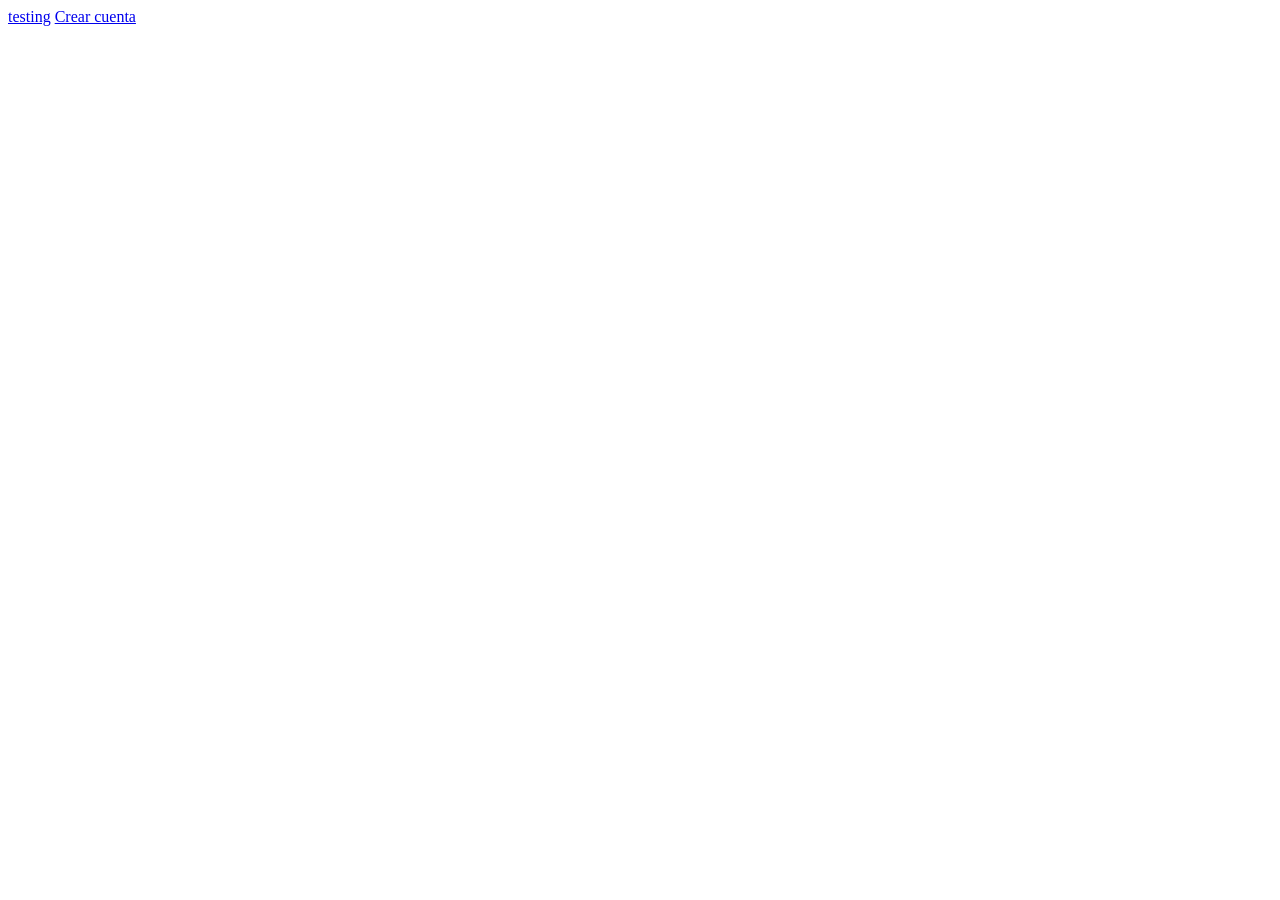
<file: html/index.html>
<!DOCTYPE html>
<html lang="en">
<head>
    <meta charset="UTF-8">
    <meta name="viewport" content="width=device-width, initial-scale=1.0">
    <title>Log In</title>
</head>
<body>
    <div class="hero">
        <a href="dasboard.html"> testing</a>
        <a href="crear-cuenta.html">Crear cuenta</a>
    </div>
    
</body>
</html>
</file>
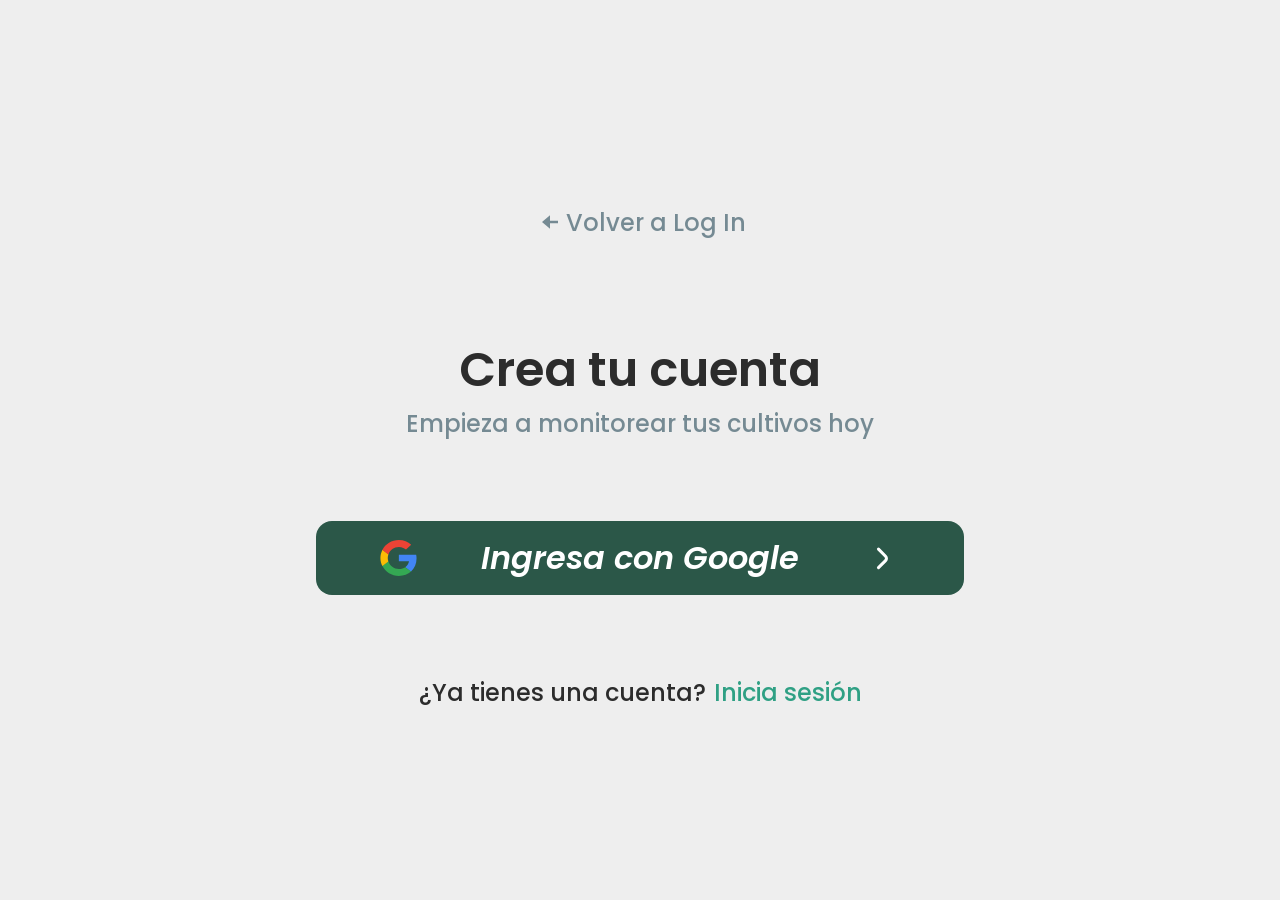
<file: html/crear-cuenta.html>
<!DOCTYPE html>
<html lang="es">
<head>
    <meta charset="UTF-8">
    <meta name="viewport" content="width=device-width, initial-scale=1.0">
    <title>Crear cuenta</title>
    <link rel="stylesheet" href="/css/crear-cuenta.css">
</head>
<body>
    <main class="crear-cuenta">
        <a href="/html/index.html" class="crear-cuenta__volver">
            <svg class="icono" width="64" height="64" fill="currentColor" viewBox="0 0 24 24" transform="" id="injected-svg" xmlns="http://www.w3.org/2000/svg"><!--Boxicons v3.0.8 https://boxicons.com | License  https://docs.boxicons.com/free--><path d="m6 12 6 5v-4h6v-2h-6V7z"></path></svg>
            <p>Volver a Log In</p>
        </a>
        
        <div>
            <h1>Crea tu cuenta</h1>
            <p class="sub-gris">Empieza a monitorear tus cultivos hoy</p>
        </div>
        
        <button class="boton">
            <img class="icono" src="/images/svg-hackaton/google-logo.svg" alt="">
            <p class="boton__texto">Ingresa con Google</p>
            <svg class="icono" xmlns="http://www.w3.org/2000/svg" id="Outline" viewBox="0 0 24 24" width="512" height="512"><path d="M15.4,9.88,10.81,5.29a1,1,0,0,0-1.41,0,1,1,0,0,0,0,1.42L14,11.29a1,1,0,0,1,0,1.42L9.4,17.29a1,1,0,0,0,1.41,1.42l4.59-4.59A3,3,0,0,0,15.4,9.88Z"/></svg>
        </button>

        <div class="crear-cuenta__login">
            <p>¿Ya tienes una cuenta?</p>
            <a href="/html/index.html">Inicia sesión</a>
        </div>
    </main> 
</body>
</html>
</file>
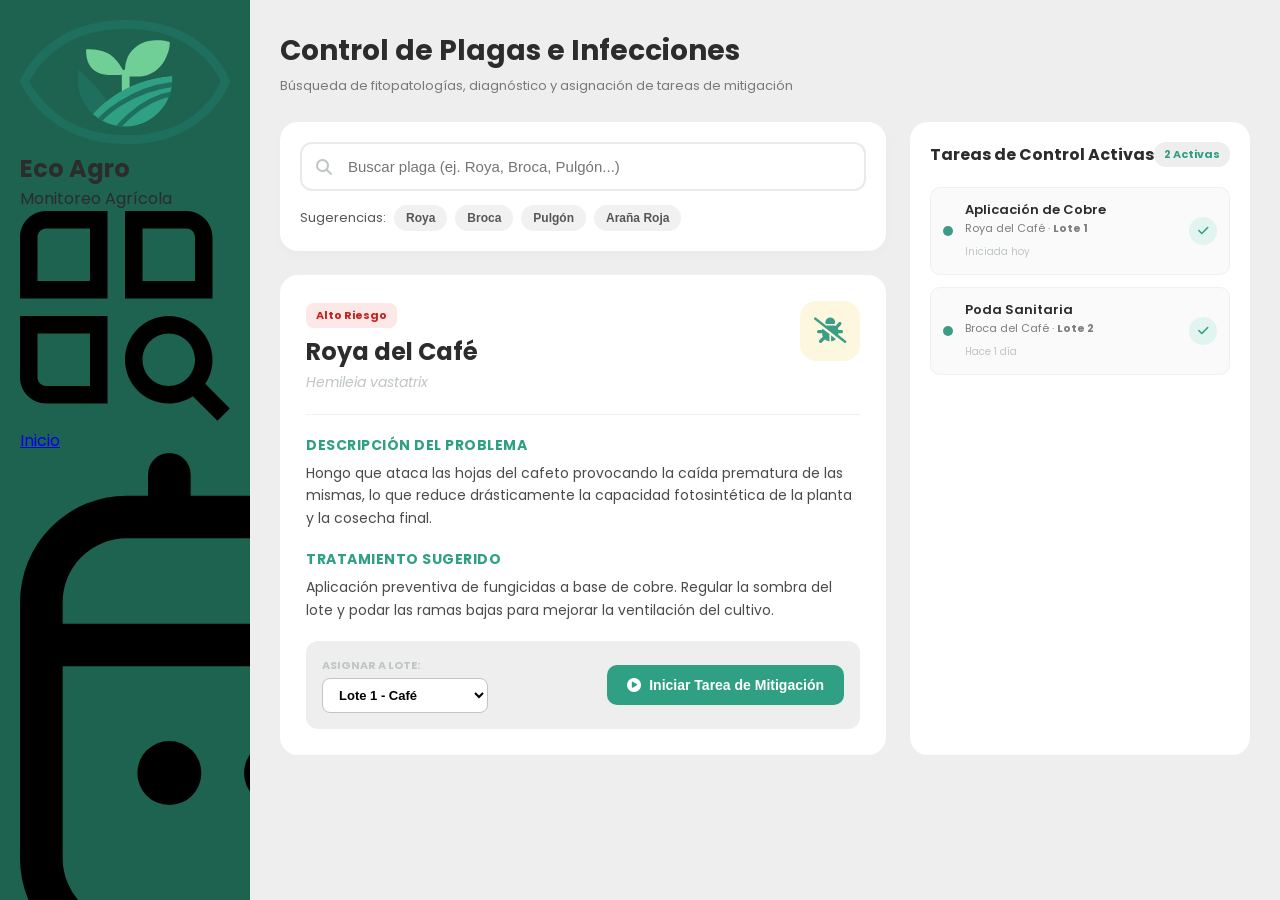
<file: html/modulo plagas.html>
<!DOCTYPE html>
<html lang="es">
<head>
    <meta charset="UTF-8">
    <meta name="viewport" content="width=device-width, initial-scale=1.0">
    <title>Eco Agro - Control de Plagas</title>
    <link rel="stylesheet" href="../css/style_plagas.css">
    <link rel="stylesheet" href="https://cdnjs.cloudflare.com/ajax/libs/font-awesome/6.4.0/css/all.min.css">
    <script src="../javascript/plagas.js" defer></script>
</head>
<body>

    <div class="app-container">
        
        <aside class="sidebar">
            <div class="sidebar-brand">
                <div class="brand-icon">
                         <img src="../images/svg-hackaton/Logo.svg" alt="" class="icon-svg">
                </div>
                <div class="brand-text">
                    <h1>Eco Agro</h1>
                    <span>Monitoreo Agrícola</span>
                </div>
                
            </div>

            <nav class="sidebar-menu">
                <a href="#" class="menu-item"><img src="../images/svg-hackaton/category.svg" alt="" class="icon-svg"> Inicio</a>
                <a href="#" class="menu-item"><img src="../images/svg-hackaton/calendar.svg" alt="" class="icon-svg"> Gestor de tareas</a>
                <a href="#" class="menu-item active"><img src="../images/svg-hackaton/signal-stream.svg" alt="" class="icon-svg"> Sensores</a>
                <a href="#" class="menu-item"><img src="../images/svg-hackaton/bug-slash.svg" alt="" class="icon-svg"> Plagas</a>
                <a href="#" class="menu-item"><img src="../images/svg-hackaton/graduation-cap.svg" alt="" class="icon-svg"> Educacion</a>
                <a href="#" class="menu-item"><img src="../images/svg-hackaton/box-loading.svg" alt="" class="icon-svg"> Bodega</a>
                <a href="#" class="menu-item"><img src="../images/svg-hackaton/usd-circle.svg" alt="" class="icon-svg"> Finanzas</a>
            </nav>

            <div class="sidebar-footer">
                <a href="#" class="menu-item text-danger"><img src="../images/svg-hackaton/arrow-left.svg" alt="" class="icon-svg"> Cerrar sesión</a>
            </div>
        </aside>

        <main class="main-content">
            
            <header class="content-header">
                <div class="header-title">
                    <h2>Control de Plagas e Infecciones</h2>
                    <p>Búsqueda de fitopatologías, diagnóstico y asignación de tareas de mitigación</p>
                </div>
            </header>

            <div class="dashboard-grid">
                
                <div class="left-column">
                    
                    <div class="card-search">
                        <div class="search-box">
                            <i class="fa-solid fa-magnifying-glass search-icon"></i>
                            <input type="text" id="pest-search" placeholder="Buscar plaga (ej. Roya, Broca, Pulgón...)" autocomplete="off">
                            <ul class="search-results" id="search-results"></ul>
                        </div>
                        
                        <div class="quick-tags">
                            <span>Sugerencias:</span>
                            <button class="tag-btn" data-name="Roya del Café">Roya</button>
                            <button class="tag-btn" data-name="Broca del Café">Broca</button>
                            <button class="tag-btn" data-name="Pulgón Verde">Pulgón</button>
                            <button class="tag-btn" data-name="Araña Roja">Araña Roja</button>
                        </div>
                    </div>

                    <div class="card-pest-info" id="pest-info-card">
                        <div class="pest-info-header">
                            <div class="pest-title-block">
                                <span class="badge-danger" id="pest-risk">Alto Riesgo</span>
                                <h3 id="pest-name">Roya del Café</h3>
                                <em id="pest-scientific">Hemileia vastatrix</em>
                            </div>
                            <div class="pest-avatar">
                                <i class="fa-solid fa-bug-slash"></i>
                            </div>
                        </div>

                        <div class="pest-description">
                            <h4>Descripción del problema</h4>
                            <p id="pest-desc">Hongo que ataca las hojas del cafeto provocando la caída prematura de las mismas, lo que reduce drásticamente la capacidad fotosintética de la planta y la cosecha final.</p>
                        </div>

                        <div class="pest-treatment">
                            <h4>Tratamiento sugerido</h4>
                            <p id="pest-treat">Aplicación preventiva de fungicidas a base de cobre. Regular la sombra del lote y podar las ramas bajas para mejorar la ventilación del cultivo.</p>
                        </div>

                        <div class="task-action-box">
                            <div class="select-group">
                                <label for="target-lot">Asignar a Lote:</label>
                                <select id="target-lot">
                                    <option value="Lote 1 - Café Tradicional">Lote 1 - Café</option>
                                    <option value="Lote 2 - Variedad Catimor">Lote 2 - Catimor</option>
                                    <option value="Zona de Almácigos">Zona de Almácigos</option>
                                </select>
                            </div>
                            
                            <button class="btn-start-task" id="btn-action">
                                <i class="fa-solid fa-circle-play"></i> Iniciar Tarea de Mitigación
                            </button>
                        </div>
                    </div>

                </div>

                <div class="right-column">
                    
                    <div class="card-active-tasks">
                        <div class="tasks-header">
                            <h3>Tareas de Control Activas</h3>
                            <span class="task-count" id="task-counter">2 Activas</span>
                        </div>
                        
                        <div class="tasks-list" id="active-tasks-container">
                            <div class="task-item">
                                <div class="task-status-dot pending"></div>
                                <div class="task-details">
                                    <h4>Aplicación de Cobre</h4>
                                    <p class="task-sub">Roya del Café · <strong>Lote 1</strong></p>
                                    <span class="task-date">Iniciada hoy</span>
                                </div>
                                <button class="btn-complete-task" onclick="completarTarea(this)"><i class="fa-solid fa-check"></i></button>
                            </div>

                            <div class="task-item">
                                <div class="task-status-dot pending"></div>
                                <div class="task-details">
                                    <h4>Poda Sanitaria</h4>
                                    <p class="task-sub">Broca del Café · <strong>Lote 2</strong></p>
                                    <span class="task-date">Hace 1 día</span>
                                </div>
                                <button class="btn-complete-task" onclick="completarTarea(this)"><i class="fa-solid fa-check"></i></button>
                            </div>
                        </div>
                    </div>

                </div>

            </div>

        </main>
    </div>

</body>
</html>
</file>
<file: css/crear-cuenta.css>
@import url('https://fonts.googleapis.com/css2?family=Poppins:ital,wght@0,100;0,200;0,300;0,400;0,500;0,600;0,700;0,800;0,900;1,100;1,200;1,300;1,400;1,500;1,600;1,700;1,800;1,900&display=swap');

:root{
    --gris-oscuro: #2C2C2C;
    --gris-claro:#758A93;
    --gris-claro-hover: #516770;
    --fondo: #EEEEEE;
    --verde-claro: #2FA084;
    --verde-claro-hover:#56baa1;
    --verde-oscuro: #2B5748;
    --verde-oscuro-hover: #336d5a;
}
*{
    margin: 0;
    padding: 0;
    font-family: 'Poppins';
    text-decoration: none; 
}
body{
    background-color: var(--fondo);
}

/* texto */
h1{
    font-size: 3rem;
    font-weight: 600;
    color: var(--gris-oscuro);
}
p{
    font-size: 1.5rem;
    font-weight: 500;
}
/* subtitulos grises */
.sub-gris{
    color: var(--gris-claro);
}

/* crear cuenta */
.crear-cuenta{
    display: flex;
    flex-direction: column;
    gap: 5rem;
    align-items: center;
    justify-content: center;
    text-align: center;
    width: 100%;
    height: 100vh; 
}
.crear-cuenta__volver{
    display: flex;
    align-items: center;
    transition:all 0.1s ease-in-out;
    color: var(--gris-claro);
}
.crear-cuenta__volver:hover{
    color: var(--gris-claro-hover);
}
.crear-cuenta__volver .icono{
    width: 2rem;
    fill: currentColor;
}
.crear-cuenta__login{
    display: flex;
    font-size: 1.5rem;
    color: var(--gris-oscuro);
}
.crear-cuenta__login a{
    margin-left: 0.5rem;
    font-size: 1.5rem;
    font-weight: 500;
    color: var(--verde-claro);
    transition:all 0.1s ease-in-out;
}
.crear-cuenta__login a:hover{
    color: var(--verde-claro-hover);
}

/* boton */
.boton{
    display: flex;
    align-items: center;
    justify-content: center;
    gap: 4rem;
    background-color: var(--verde-oscuro);
    padding: 0.8rem 4rem;
    border-radius: 1rem;
    border: none;
    color: white;
    cursor: pointer;
    transition:all 0.2s ease-in-out;
}
.boton:hover{
    background-color: var(--verde-oscuro-hover);
}
.boton .icono{
    width: 2.3rem;
    height: 2.3rem;
    fill: currentColor;
    color: white;
}
.boton__texto{
    font-size: 2rem;
    font-weight: 600;
    font-style: italic;
}
</file>
<file: css/style_plagas.css>
@import url('https://fonts.googleapis.com/css2?family=Bebas+Neue&family=Boldonse&family=Iosevka+Charon:ital,wght@0,300;0,400;0,500;0,700;1,300;1,400;1,500;1,700&family=Poppins:ital,wght@0,100;0,200;0,300;0,400;0,500;0,600;0,700;0,800;0,900;1,100;1,200;1,300;1,400;1,500;1,600;1,700;1,800;1,900&display=swap');

/*
   PALETA DE COLORES Y VARIABLES GLOBALES
   Aquí centralizamos los tonos principales, tipografías y bordes 
   para mantener todo el sitio uniforme y fácil de personalizar.
*/
:root {
    --font-primary: 'Poppins', sans-serif;
    --font-secundary: 'Iosevka Charon', monospace;
    --color-primario: #2fa084;
    --color-ayuda: #3b9d85;
    --color-contraste: #3b9d85;
    --color-fondo-app: #eeeeee;
    --color-font: #2c2c2c;
    --color-placeholder: #bfc6c4;
    --color-blanco: #ffffff;
    --sidebar-bg: #1d634f;
    --border-radius: 18px;
    --transition: all 0.25s ease;
}

/* Reset básico para evitar descuadres de márgenes o bordes raros */
* {
    box-sizing: border-box;
    margin: 0;
    padding: 0;
}

body {
    font-family: var(--font-primary);
    background-color: var(--color-fondo-app);
    color: var(--color-font);
    height: 100vh;
    overflow-x: hidden;
}

/* Envoltorio general de la aplicación */
.app-container {
    display: flex;
    width: 100vw;
    height: 100vh;
    overflow: hidden;
}

/*
   BARRA LATERAL (SIDEBAR)
   Ancho fijo de 250px para encajar al panel principal.
    */
aside {
    display: flex;
    flex-direction: column;
    max-width: 250px;
    height: 100vh;
    padding: 20px;
    background-color: var(--sidebar-bg);
}

.sidebar {
    display: flex;
    flex-direction: column;
    flex: 1;
}

/* Identidad visual y logotipo */
.logo {
    display: flex;
    align-items: center;
    gap: 12px;
    margin-bottom: 20px;
    overflow: visible;
}

.logo .logo-svg {
    width: 70px;
    height: auto;
}

.logo-text {
    font-family: var(--font-secundary);
    font-size: 28px;
    font-weight: 700;
    color: #ededed;
    text-align: center;
}

/* Opciones de navegación */
.sidebar ul {
    display: flex;
    flex-direction: column;
    height: 100%;
    margin: 0;
    padding: 0;
    list-style: none;
    gap: 4px;
}

/* Estilo base de los botones del menú */
.sidebar ul li a {
    display: grid;
    grid-template-columns: 40px 1fr;
    gap: 10px;
    padding: 10px 20px;
    align-items: center;
    margin-top: 10px;
    color: #ededed;
    font-size: 14px;
    font-weight: 600;
    border-radius: 12px;
    cursor: pointer;
    text-decoration: none;
    transition: var(--transition);
}

/* Interacción: iluminación sutil únicamente cuando el usuario pasa el cursor */
.sidebar ul li a:hover {
    background-color: rgba(255, 255, 255, 0.12);
}

/* Sección inferior: opción de cierre de sesión */
.sidebar_2 {
    margin-top: auto;
    padding-top: 12px;
}

.txtlogout {
    color: #bc6661;
}

.icon {
    width: 25px;
    height: 25px;
    filter: brightness(0) invert(1);
    object-fit: contain;
}

.text-danger {
    color: #ff6b6b !important;
}

/* 
   ÁREA DE CONTENIDO PRINCIPAL
   El lienzo donde se despliegan las tarjetas y la información.
 */
.main-content {
    flex-grow: 1;
    padding: 30px;
    overflow-y: auto;
    background-color: var(--color-fondo-app);
}

.content-header {
    margin-bottom: 26px;
}

.content-header h2 {
    font-size: 28px;
    font-weight: 700;
    color: var(--color-font);
}

.content-header p {
    font-size: 13px;
    color: var(--color-font);
    opacity: 0.6;
    margin-top: 4px;
}

/* 
   ESTRUCTURA DE REJILLA (GRID)
   Organiza el contenido en 2 columnas: la principal a la izquierda y un panel lateral a la derecha.
   */
.dashboard-grid {
    display: grid;
    grid-template-columns: 1fr 340px;
    gap: 24px;
}

.left-column {
    display: flex;
    flex-direction: column;
    gap: 24px;
}

/* Campo de búsqueda dinámico */
.card-search {
    background-color: var(--color-blanco);
    border-radius: var(--border-radius);
    padding: 20px;
    box-shadow: 0 4px 12px rgba(0,0,0,0.02);
}

.search-box {
    position: relative;
    width: 100%;
}

.search-icon {
    position: absolute;
    left: 16px;
    top: 50%;
    transform: translateY(-50%);
    color: var(--color-placeholder);
    font-size: 16px;
}

#pest-search {
    width: 100%;
    padding: 14px 16px 14px 46px;
    border: 2px solid #eaeaea;
    border-radius: 12px;
    font-size: 15px;
    outline: none;
    color: var(--color-font);
    transition: var(--transition);
}

#pest-search:focus {
    border-color: var(--color-primario);
}

/* Menú desplegable con sugerencias de búsqueda */
.search-results {
    position: absolute;
    top: 100%;
    left: 0;
    right: 0;
    background: var(--color-blanco);
    border: 1px solid #e0e0e0;
    border-radius: 12px;
    list-style: none;
    margin-top: 5px;
    max-height: 200px;
    overflow-y: auto;
    z-index: 10;
    display: none;
    box-shadow: 0 4px 12px rgba(0,0,0,0.08);
}

.search-results li {
    padding: 12px 16px;
    cursor: pointer;
    font-size: 14px;
    border-bottom: 1px solid #f5f5f5;
}

.search-results li:hover {
    background-color: #f4faf8;
    color: var(--color-primario);
}

/* Accesos rápidos e etiquetas (tags) */
.quick-tags {
    display: flex;
    align-items: center;
    gap: 8px;
    margin-top: 14px;
    font-size: 13px;
    color: var(--color-font);
    opacity: 0.8;
}

.tag-btn {
    background-color: var(--color-fondo-app);
    border: none;
    padding: 6px 12px;
    border-radius: 20px;
    cursor: pointer;
    font-size: 12px;
    font-weight: 600;
    color: var(--color-font);
    transition: var(--transition);
}

.tag-btn:hover {
    background-color: var(--color-primario);
    color: var(--color-blanco);
}

/*
   TARJETA INFORMATIVA: DETALLES DE PLAGAS
   */
.card-pest-info {
    background-color: var(--color-blanco);
    border-radius: var(--border-radius);
    padding: 26px;
}

.pest-info-header {
    display: flex;
    justify-content: space-between;
    align-items: flex-start;
    border-bottom: 1px solid #f0f0f0;
    padding-bottom: 20px;
    margin-bottom: 20px;
}

.pest-title-block h3 {
    font-size: 24px;
    font-weight: 700;
    margin-top: 6px;
}

.pest-title-block em {
    color: var(--color-placeholder);
    font-size: 14px;
}

.badge-danger {
    background-color: #fce8e6;
    color: #c5221f;
    font-size: 11px;
    font-weight: 700;
    padding: 4px 10px;
    border-radius: 8px;
    display: inline-block;
}

.pest-avatar {
    background-color: #fef7e0;
    color: var(--color-contraste);
    width: 60px;
    height: 60px;
    border-radius: 16px;
    display: flex;
    align-items: center;
    justify-content: center;
    font-size: 26px;
}

.pest-description, .pest-treatment {
    margin-bottom: 20px;
}

.pest-description h4, .pest-treatment h4 {
    font-size: 14px;
    color: var(--color-primario);
    margin-bottom: 6px;
    text-transform: uppercase;
    letter-spacing: 0.5px;
}

.pest-description p, .pest-treatment p {
    font-size: 14px;
    line-height: 1.6;
    opacity: 0.85;
}

/* Módulo interactivo para asignación de tareas */
.task-action-box {
    display: flex;
    align-items: center;
    justify-content: space-between;
    background-color: var(--color-fondo-app);
    padding: 16px;
    border-radius: 12px;
    gap: 16px;
}

.select-group {
    display: flex;
    flex-direction: column;
    gap: 4px;
}

.select-group label {
    font-size: 11px;
    font-weight: 700;
    color: var(--color-placeholder);
    text-transform: uppercase;
}

.select-group select {
    padding: 8px 12px;
    border: 1px solid var(--color-placeholder);
    border-radius: 8px;
    outline: none;
    background: var(--color-blanco);
    font-size: 13px;
    font-weight: 600;
}

.btn-start-task {
    background-color: var(--color-primario);
    color: var(--color-blanco);
    border: none;
    padding: 12px 20px;
    border-radius: 10px;
    font-weight: 700;
    cursor: pointer;
    display: flex;
    align-items: center;
    gap: 8px;
    font-size: 14px;
    transition: var(--transition);
}

.btn-start-task:hover {
    background-color: var(--color-ayuda);
}

/* 
   PANEL LATERAL: LISTA DE TAREAS ACTIVAS
   */
.card-active-tasks {
    background-color: var(--color-blanco);
    border-radius: var(--border-radius);
    padding: 20px;
    display: flex;
    flex-direction: column;
    height: 100%;
}

.tasks-header {
    display: flex;
    justify-content: space-between;
    align-items: center;
    margin-bottom: 20px;
}

.tasks-header h3 { font-size: 16px; font-weight: 700; }

.task-count {
    background-color: var(--color-fondo-app);
    color: var(--color-primario);
    font-size: 11px;
    font-weight: 700;
    padding: 4px 10px;
    border-radius: 12px;
}

.tasks-list {
    display: flex;
    flex-direction: column;
    gap: 12px;
}

.task-item {
    display: flex;
    align-items: center;
    gap: 12px;
    padding: 12px;
    border-radius: 10px;
    border: 1px solid #f0f0f0;
    background-color: #fafafa;
    transition: var(--transition);
}

.task-status-dot {
    width: 10px;
    height: 10px;
    border-radius: 50%;
}

.task-status-dot.pending {
    background-color: var(--color-contraste);
}

.task-details {
    flex-grow: 1;
}

.task-details h4 {
    font-size: 13px;
    font-weight: 600;
}

.task-sub {
    font-size: 11px;
    opacity: 0.6;
}

.task-date {
    font-size: 10px;
    color: var(--color-placeholder);
}

.btn-complete-task {
    background: #e2f4f0;
    border: none;
    color: var(--color-primario);
    width: 28px;
    height: 28px;
    border-radius: 50%;
    cursor: pointer;
    display: flex;
    align-items: center;
    justify-content: center;
    font-size: 12px;
    transition: var(--transition);
}

.btn-complete-task:hover {
    background-color: var(--color-primario);
    color: var(--color-blanco);
}

/* 
   diseño responsive 
  */

/* Laptops Medianas */
@media (max-width: 1100px) {
    .dashboard-grid {
        grid-template-columns: 1fr; 
    }

    .right-column {
        display: grid;
        grid-template-columns: 1fr 1fr; 
    }
}
</file>
